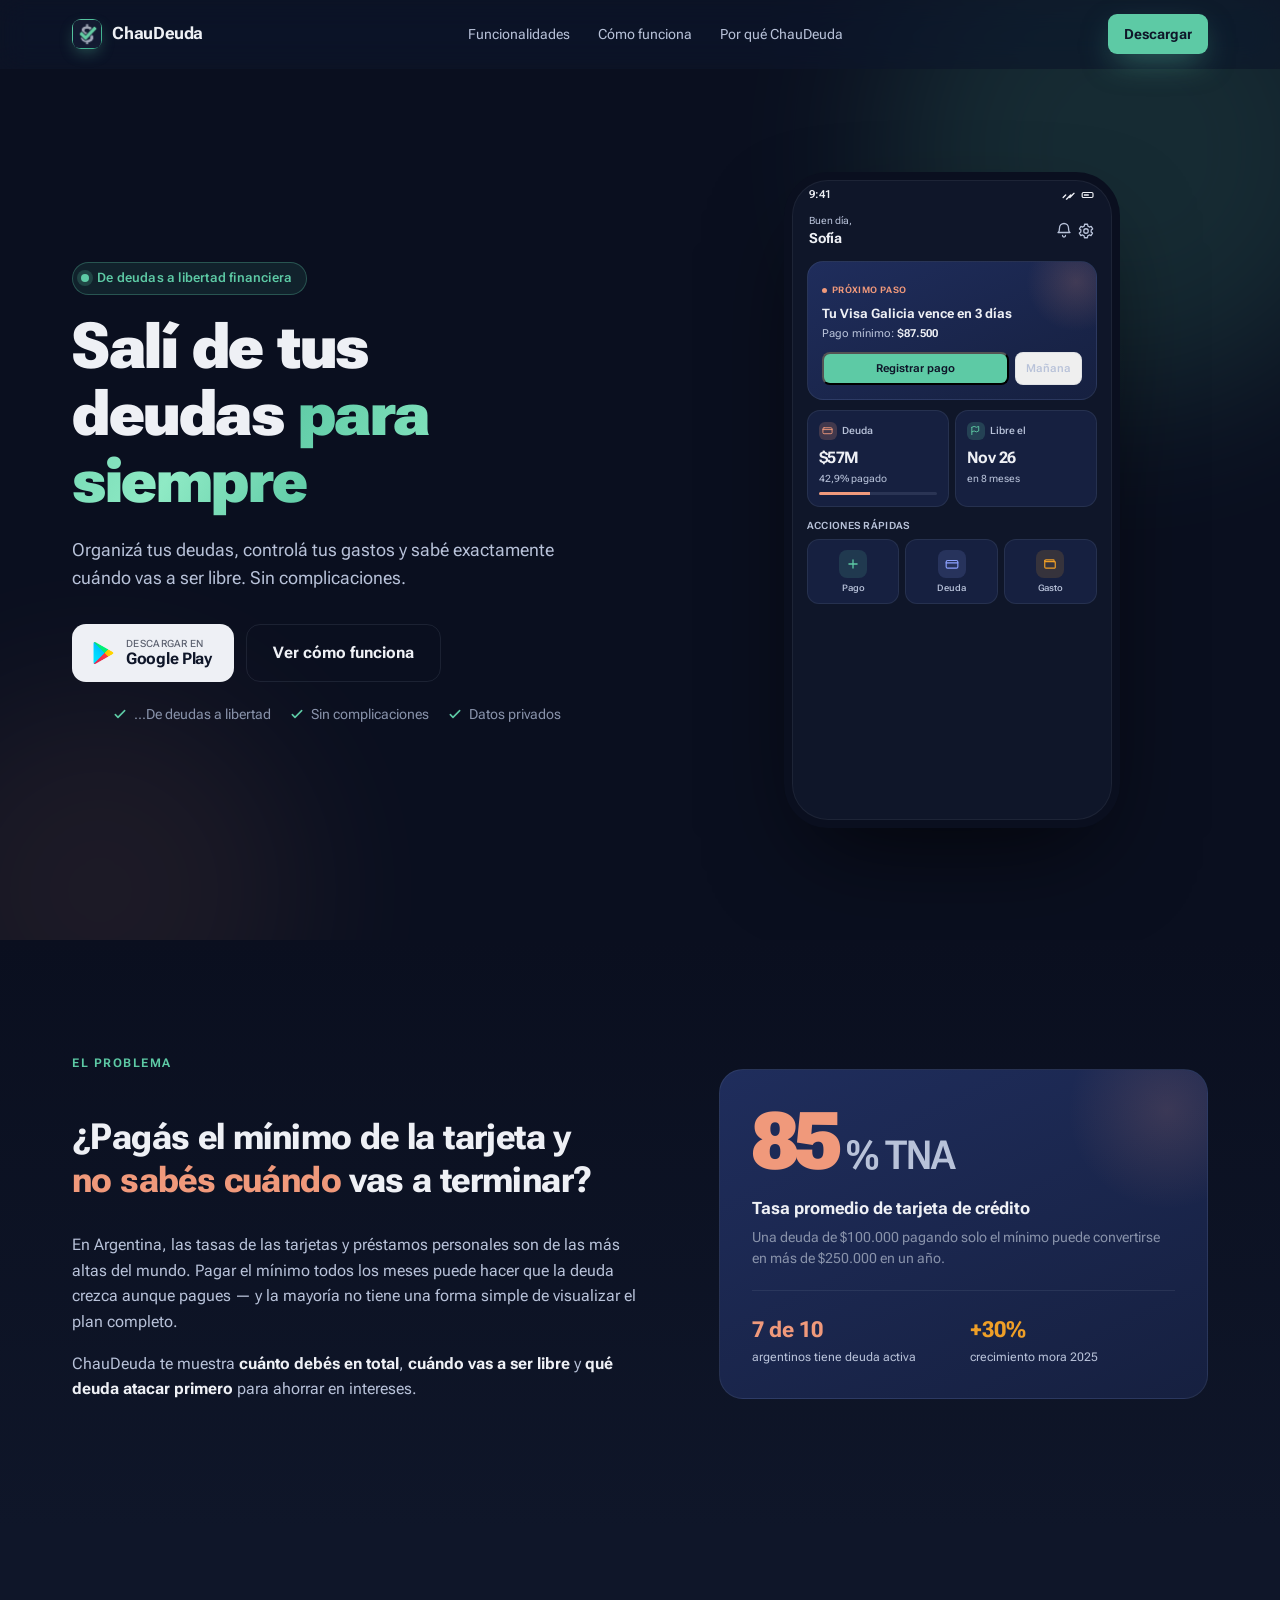
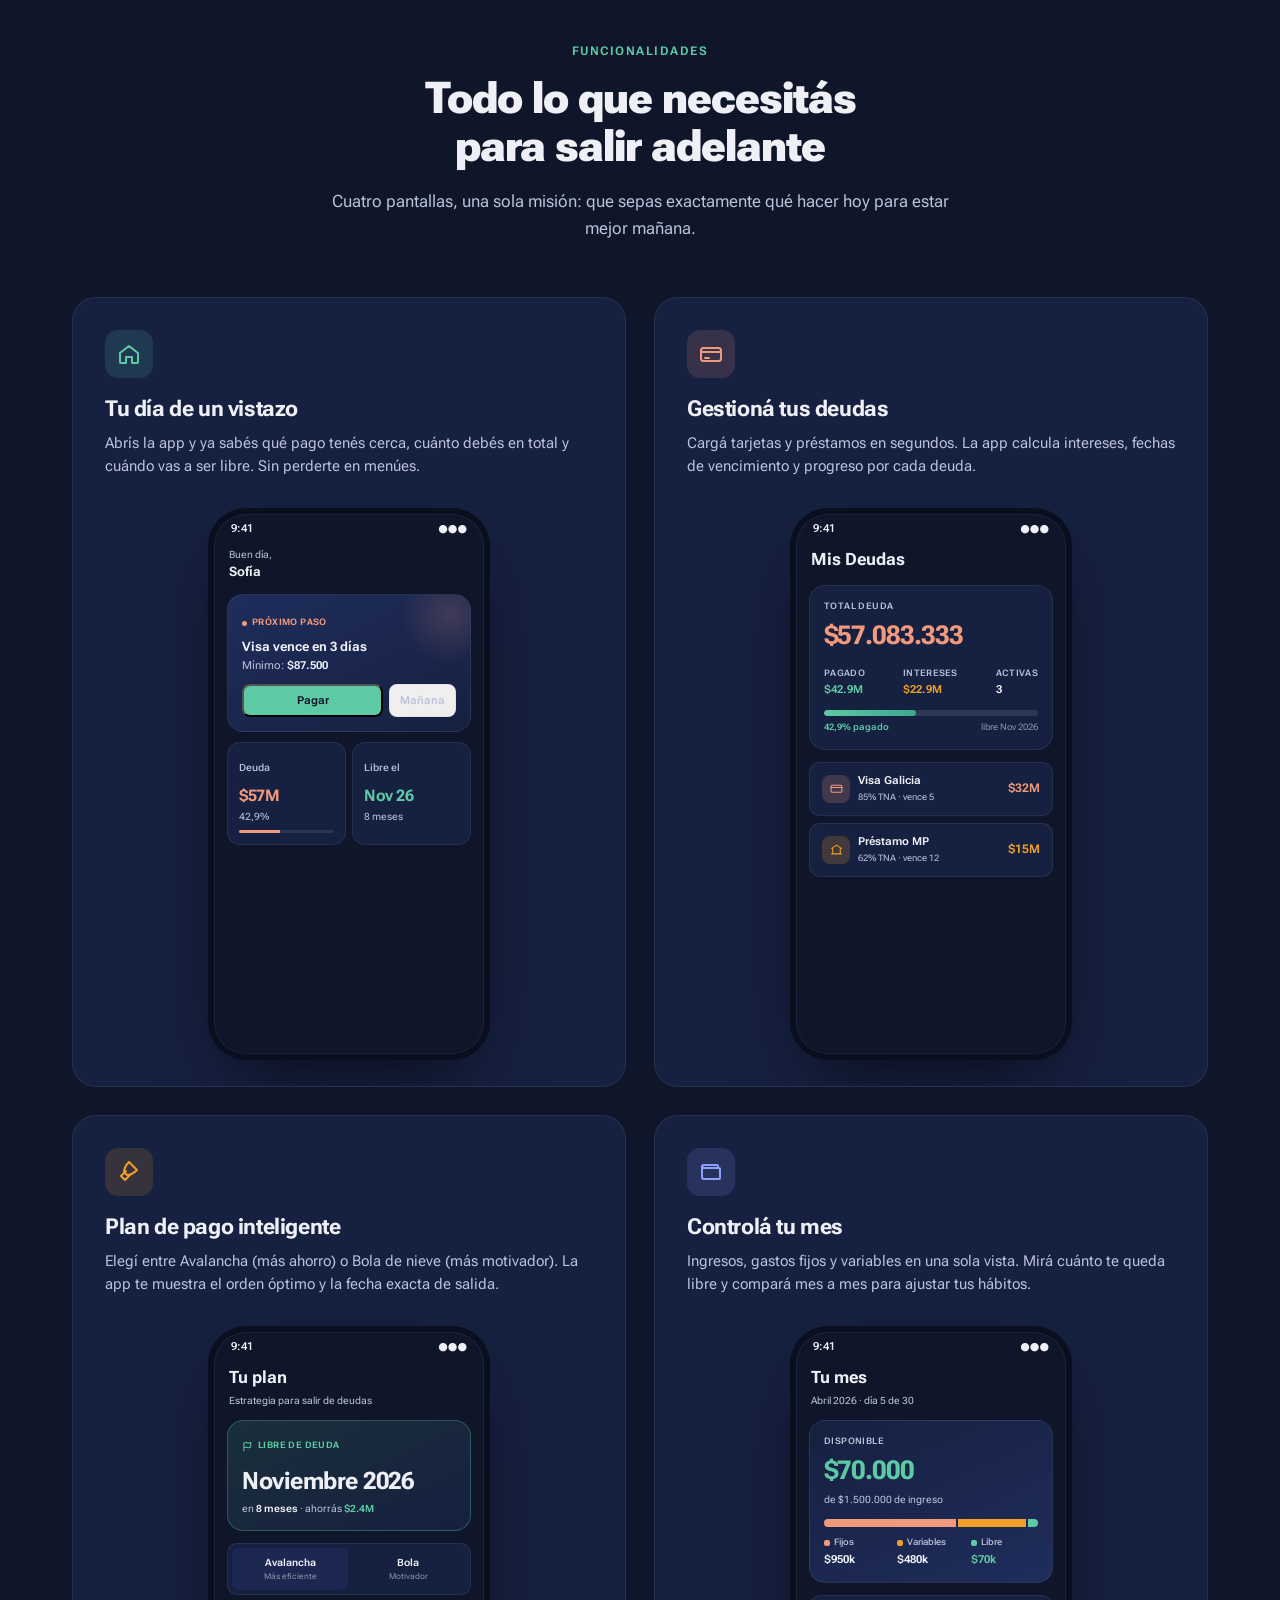
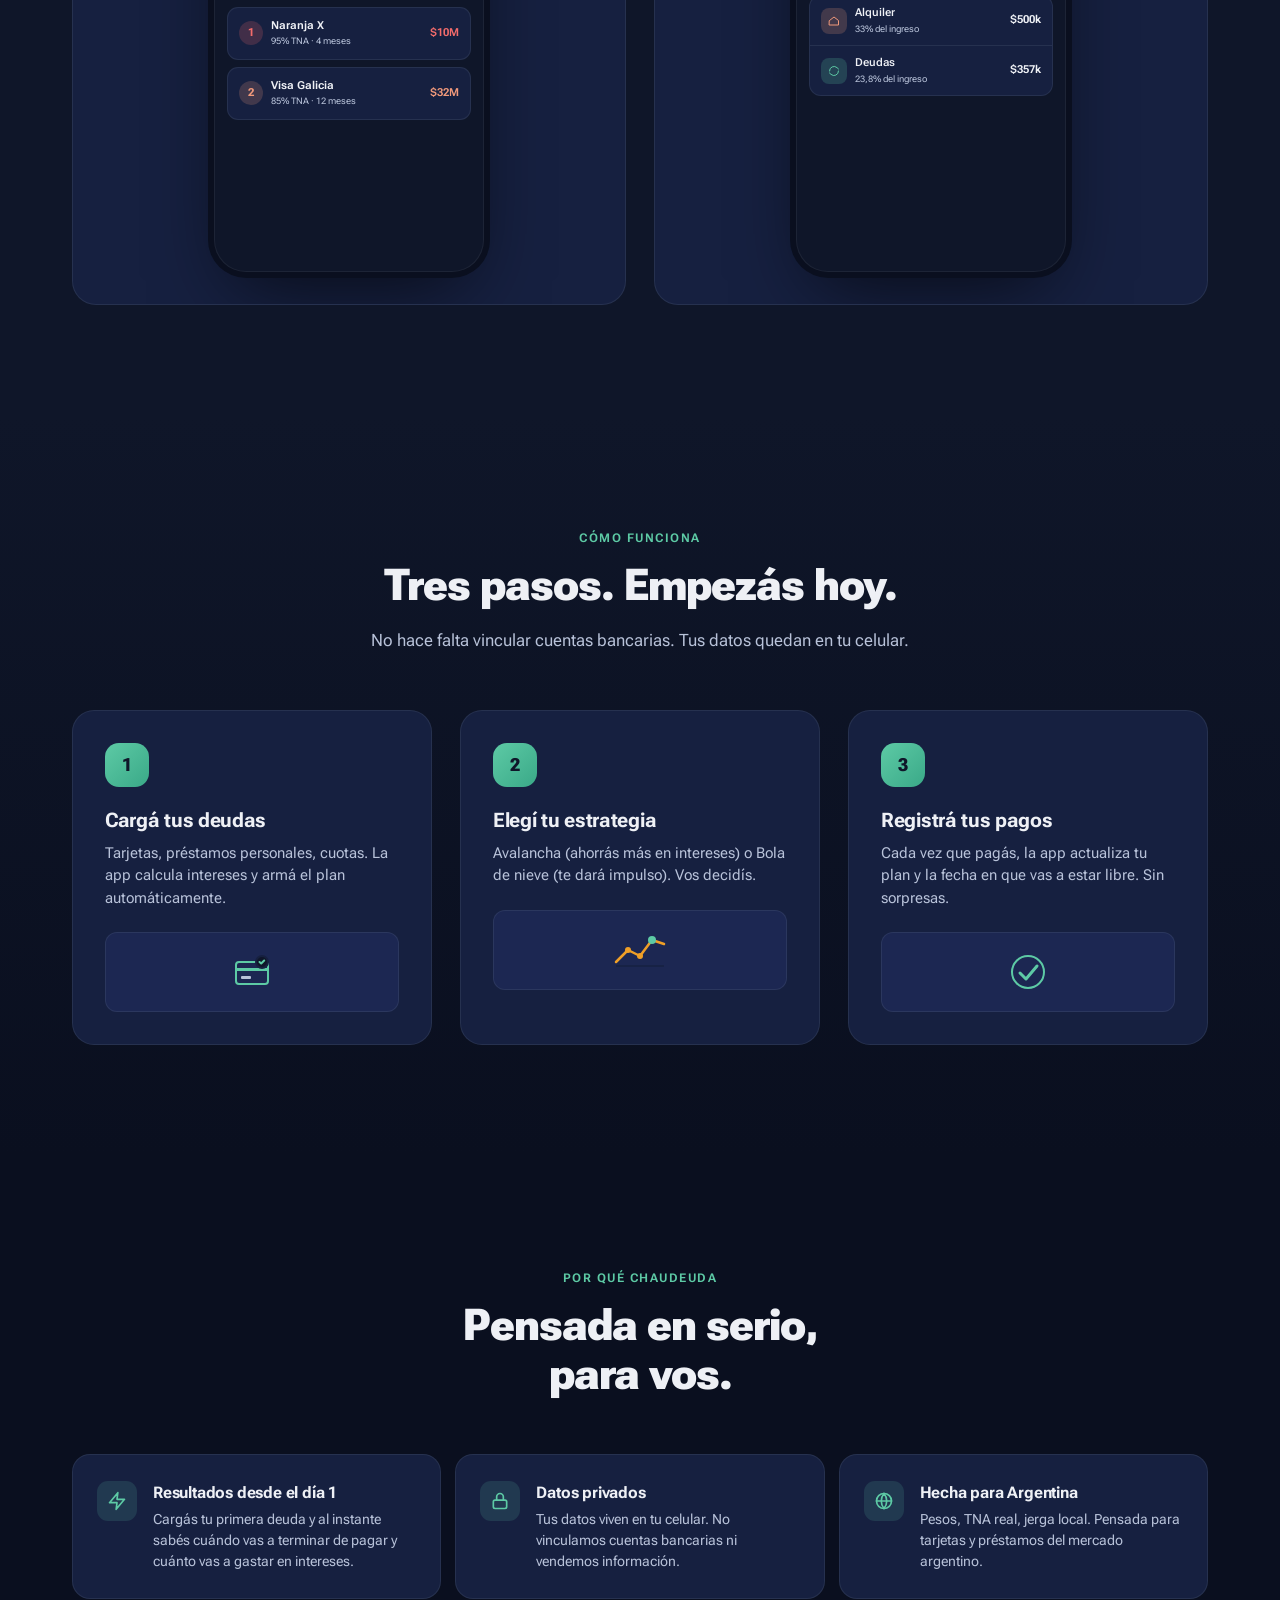
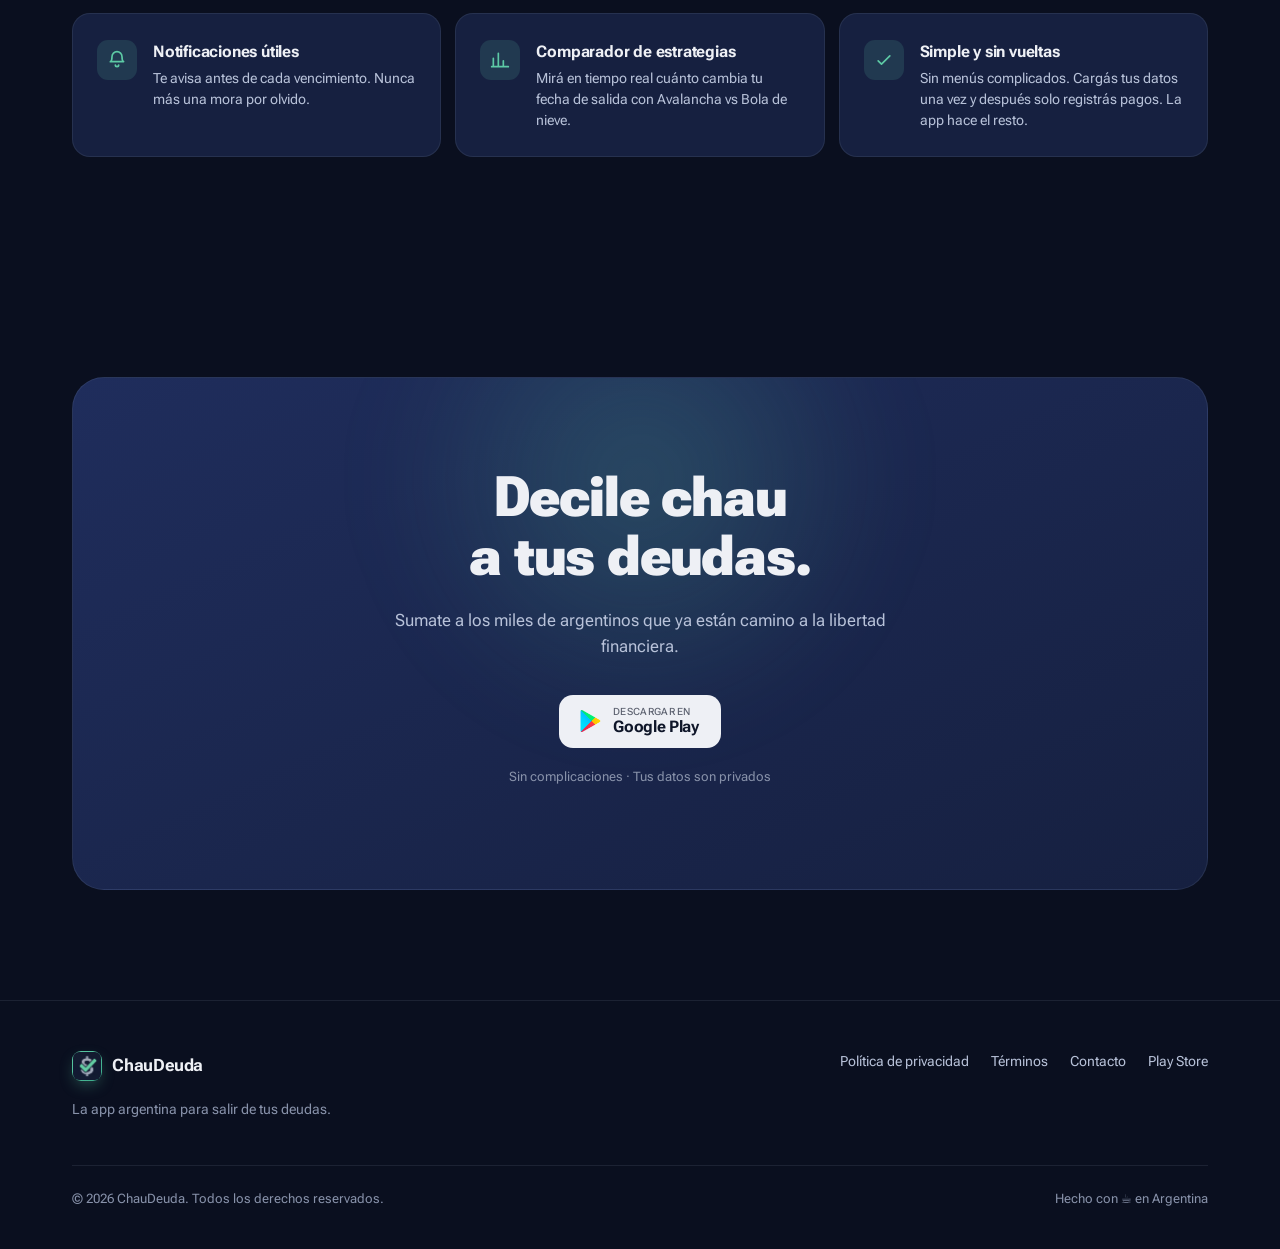
<file: index.html>
<!doctype html>
<html lang="es">
<head>
  <meta charset="utf-8"/>
  <meta name="viewport" content="width=device-width, initial-scale=1"/>
  <title>ChauDeuda — Salí de tus deudas para siempre</title>
  <meta name="description" content="Organizá tus deudas, controlá tus gastos y sabé exactamente cuándo vas a ser libre."/>
  <link rel="icon" type="image/png" href="logo.png">
  <link rel="preconnect" href="https://fonts.googleapis.com"/>
  <link rel="preconnect" href="https://fonts.gstatic.com" crossorigin/>
  <link rel="stylesheet" href="https://fonts.googleapis.com/css2?family=Roboto+Flex:opsz,wght@8..144,400;8..144,500;8..144,600;8..144,700;8..144,800&display=swap"/>
  <link rel="stylesheet" href="landing-styles.css"/>

  <!-- Meta Pixel Code -->
<script>
!function(f,b,e,v,n,t,s)
{if(f.fbq)return;n=f.fbq=function(){n.callMethod?
n.callMethod.apply(n,arguments):n.queue.push(arguments)};
if(!f._fbq)f._fbq=n;n.push=n;n.loaded=!0;n.version='2.0';
n.queue=[];t=b.createElement(e);t.async=!0;
t.src=v;s=b.getElementsByTagName(e)[0];
s.parentNode.insertBefore(t,s)}(window, document,'script',
'https://connect.facebook.net/en_US/fbevents.js');
fbq('init', '985276680619417');
fbq('track', 'PageView');
</script>
<noscript><img height="1" width="1" style="display:none"
src="https://www.facebook.com/tr?id=985276680619417&ev=PageView&noscript=1"
/></noscript>
<!-- End Meta Pixel Code -->
</head>
<body>

<!-- ── NAV ─────────────────────────────────────────────────── -->
<header class="nav" id="nav">
  <div class="container nav-inner">
    <a class="brand" href="#top">
      <span class="brand-mark" aria-hidden="true">
  <img src="logo.png" alt="ChauDeuda" width="28" height="28" style="border-radius:6px;"/>
</span>
      ChauDeuda
    </a>
    <nav class="nav-links">
      <a href="#funcionalidades">Funcionalidades</a>
      <a href="#como-funciona">Cómo funciona</a>
      <a href="#por-que">Por qué ChauDeuda</a>
    </nav>
    <a href="#descargar" class="btn btn-primary btn-sm">Descargar</a>
  </div>
</header>

<main id="top">

<!-- ── HERO ───────────────────────────────────────────────── -->
<section class="hero">
  <div class="hero-bg" aria-hidden="true"></div>
  <div class="container hero-grid">
    <div>
      <span class="eyebrow reveal">
        <span class="dot"></span>
        De deudas a libertad financiera
      </span>
      <h1 class="hero-title reveal reveal-delay-1">
        Salí de tus<br/>
        deudas <span class="accent">para siempre</span>
      </h1>
      <p class="hero-sub reveal reveal-delay-2">
        Organizá tus deudas, controlá tus gastos y sabé exactamente cuándo vas a ser libre. Sin complicaciones.
      </p>
      <div class="hero-cta reveal reveal-delay-3">
        <a href="https://play.google.com/store/apps/details?id=com.chaudeuda.chaudeuda" target="_blank" class="btn btn-play btn-lg" onclick="fbq('track', 'Lead');">
          <span class="gp-mark">
  <img src="playstore.png" alt="Google Play" width="24" height="24" style="border-radius:4px;"/>
</span>
          <span class="gp-text">
            <small>DESCARGAR EN</small>
            <span>Google Play</span>
          </span>
        </a>
        <a href="#funcionalidades" class="btn btn-ghost btn-lg">Ver cómo funciona</a>
      </div>
      <ul class="hero-meta reveal reveal-delay-3">
        <li><svg width="16" height="16" viewBox="0 0 24 24" fill="none" stroke="currentColor" stroke-width="2.4" stroke-linecap="round" stroke-linejoin="round"><path d="M5 13l4 4L19 7"/></svg> ...De deudas a libertad</li>
        <li><svg width="16" height="16" viewBox="0 0 24 24" fill="none" stroke="currentColor" stroke-width="2.4" stroke-linecap="round" stroke-linejoin="round"><path d="M5 13l4 4L19 7"/></svg> Sin complicaciones</li>
        <li><svg width="16" height="16" viewBox="0 0 24 24" fill="none" stroke="currentColor" stroke-width="2.4" stroke-linecap="round" stroke-linejoin="round"><path d="M5 13l4 4L19 7"/></svg> Datos privados</li>
      </ul>
    </div>
    <div class="hero-phone reveal reveal-delay-2">
      <div class="hero-phone-glow" aria-hidden="true"></div>
      <!-- HOY mockup -->
      <div class="phone lg" aria-label="App preview">
        <div class="phone-statusbar">
          <span class="ph-num">9:41</span>
          <span class="icons">
            <svg width="14" height="10" viewBox="0 0 16 12" fill="none"><path d="M1 9l3-3M5 11l5-5M9 9l5-5" stroke="#EEF0F5" stroke-width="1.6" stroke-linecap="round"/></svg>
            <svg width="14" height="10" viewBox="0 0 16 12" fill="none"><rect x="1" y="3" width="13" height="6" rx="1.5" stroke="#EEF0F5" stroke-width="1.4"/><rect x="3" y="5" width="6" height="2" rx="0.5" fill="#EEF0F5"/></svg>
          </span>
        </div>
        <div class="phone-content">
          <div class="mh-greet">
            <div>
              <div class="mh-greet-sub">Buen día,</div>
              <div class="mh-greet-name">Sofía</div>
            </div>
            <div class="mh-greet-icons">
              <svg width="18" height="18" viewBox="0 0 24 24" fill="none" stroke="currentColor" stroke-width="1.7" stroke-linecap="round" stroke-linejoin="round"><path d="M6 8a6 6 0 1 1 12 0c0 5 2 6 2 6H4s2-1 2-6z"/><path d="M10 18a2 2 0 0 0 4 0"/></svg>
              <svg width="18" height="18" viewBox="0 0 24 24" fill="none" stroke="currentColor" stroke-width="1.7" stroke-linecap="round" stroke-linejoin="round"><circle cx="12" cy="12" r="3"/><path d="M19 12a7 7 0 0 0-.1-1.2l2-1.6-2-3.4-2.4 1a7 7 0 0 0-2-1.2l-.4-2.6h-4l-.4 2.6a7 7 0 0 0-2 1.2l-2.4-1-2 3.4 2 1.6A7 7 0 0 0 5 12c0 .4 0 .8.1 1.2l-2 1.6 2 3.4 2.4-1a7 7 0 0 0 2 1.2l.4 2.6h4l.4-2.6a7 7 0 0 0 2-1.2l2.4 1 2-3.4-2-1.6z"/></svg>
            </div>
          </div>

          <div class="mh-hero">
            <div class="mh-hero-eyebrow"><span class="dot"></span>PRÓXIMO PASO</div>
            <div class="mh-hero-title">Tu Visa Galicia vence en 3 días</div>
            <div class="mh-hero-sub ph-num">Pago mínimo: <b style="color:#EEF0F5">$87.500</b></div>
            <div class="mh-hero-actions">
              <button class="mh-btn-pri">Registrar pago</button>
              <button class="mh-btn-gho">Mañana</button>
            </div>
          </div>

          <div class="mh-snaps">
            <div class="mh-snap">
              <div class="mh-snap-head">
                <div class="mh-snap-ico" style="background:rgba(240,153,123,0.2);color:#F0997B"><svg width="11" height="11" viewBox="0 0 24 24" fill="none" stroke="currentColor" stroke-width="2" stroke-linecap="round" stroke-linejoin="round"><rect x="2" y="6" width="20" height="13" rx="2.5"/><path d="M2 10h20"/></svg></div>
                <span class="mh-snap-label">Deuda</span>
              </div>
              <div class="mh-snap-val">$57M</div>
              <div class="mh-snap-sub">42,9% pagado</div>
              <div class="mh-snap-bar"><div style="width:43%;background:#F0997B"></div></div>
            </div>
            <div class="mh-snap">
              <div class="mh-snap-head">
                <div class="mh-snap-ico" style="background:rgba(93,202,165,0.2);color:#5DCAA5"><svg width="11" height="11" viewBox="0 0 24 24" fill="none" stroke="currentColor" stroke-width="2" stroke-linecap="round" stroke-linejoin="round"><path d="M4 21V5M4 5l5-2 5 2 5-2v10l-5 2-5-2-5 2"/></svg></div>
                <span class="mh-snap-label">Libre el</span>
              </div>
              <div class="mh-snap-val">Nov 26</div>
              <div class="mh-snap-sub">en 8 meses</div>
            </div>
          </div>

          <div class="mh-actions-head">ACCIONES RÁPIDAS</div>
          <div class="mh-actions">
            <div class="mh-action">
              <div class="ic" style="background:rgba(93,202,165,0.15);color:#5DCAA5"><svg width="14" height="14" viewBox="0 0 24 24" fill="none" stroke="currentColor" stroke-width="2.2" stroke-linecap="round" stroke-linejoin="round"><path d="M12 5v14M5 12h14"/></svg></div>
              <span class="lb">Pago</span>
            </div>
            <div class="mh-action">
              <div class="ic" style="background:rgba(141,161,255,0.15);color:#8DA1FF"><svg width="14" height="14" viewBox="0 0 24 24" fill="none" stroke="currentColor" stroke-width="2" stroke-linecap="round" stroke-linejoin="round"><rect x="2" y="6" width="20" height="13" rx="2.5"/><path d="M2 10h20"/></svg></div>
              <span class="lb">Deuda</span>
            </div>
            <div class="mh-action">
              <div class="ic" style="background:rgba(239,159,39,0.15);color:#EF9F27"><svg width="14" height="14" viewBox="0 0 24 24" fill="none" stroke="currentColor" stroke-width="2" stroke-linecap="round" stroke-linejoin="round"><path d="M3 7a2 2 0 0 1 2-2h13a1 1 0 0 1 1 1v2"/><path d="M3 7v10a2 2 0 0 0 2 2h15a1 1 0 0 0 1-1v-9a1 1 0 0 0-1-1H5a2 2 0 0 1-2-2z"/></svg></div>
              <span class="lb">Gasto</span>
            </div>
          </div>
        </div>
      </div>
    </div>
  </div>
</section>

<!-- ── PROBLEMA ───────────────────────────────────────────── -->
<section class="problem">
  <div class="container">
    <div class="problem-grid">
      <div class="reveal">
        <span class="section-eyebrow">El problema</span>
        <h2 class="problem-quote">
          ¿Pagás el mínimo de la tarjeta y <span class="hl-orange">no sabés cuándo</span> vas a terminar?
        </h2>
        <p class="problem-text">
          En Argentina, las tasas de las tarjetas y préstamos personales son de las más altas del mundo. Pagar el mínimo todos los meses puede hacer que la deuda crezca aunque pagues — y la mayoría no tiene una forma simple de visualizar el plan completo.
        </p>
        <p class="problem-text" style="margin-top:14px">
          ChauDeuda te muestra <b style="color:var(--text)">cuánto debés en total</b>, <b style="color:var(--text)">cuándo vas a ser libre</b> y <b style="color:var(--text)">qué deuda atacar primero</b> para ahorrar en intereses.
        </p>
      </div>
      <div class="fact-card reveal reveal-delay-2">
        <div class="fact-num">85<small>% TNA</small></div>
        <div class="fact-label">Tasa promedio de tarjeta de crédito</div>
        <div class="fact-detail">Una deuda de $100.000 pagando solo el mínimo puede convertirse en más de $250.000 en un año.</div>
        <div class="fact-stats">
          <div>
            <div class="fact-stat-num" style="color:#F0997B">7 de 10</div>
            <div class="fact-stat-label">argentinos tiene deuda activa</div>
          </div>
          <div>
            <div class="fact-stat-num" style="color:#EF9F27">+30%</div>
            <div class="fact-stat-label">crecimiento mora 2025</div>
          </div>
        </div>
      </div>
    </div>
  </div>
</section>

<!-- ── FUNCIONALIDADES ────────────────────────────────────── -->
<section class="features" id="funcionalidades">
  <div class="container">
    <div class="section-head reveal">
      <span class="section-eyebrow">Funcionalidades</span>
      <h2 class="section-title">Todo lo que necesitás<br/>para salir adelante</h2>
      <p class="section-sub">Cuatro pantallas, una sola misión: que sepas exactamente qué hacer hoy para estar mejor mañana.</p>
    </div>

    <div class="feature-grid">
      <!-- Hoy -->
      <article class="feature-card reveal">
        <div>
          <div class="feature-icon green">
            <svg width="24" height="24" viewBox="0 0 24 24" fill="none" stroke="currentColor" stroke-width="2" stroke-linecap="round" stroke-linejoin="round"><path d="M3 11l9-7 9 7v9a1 1 0 0 1-1 1h-5v-6h-6v6H4a1 1 0 0 1-1-1z"/></svg>
          </div>
          <h3 class="feature-title">Tu día de un vistazo</h3>
          <p class="feature-desc">Abrís la app y ya sabés qué pago tenés cerca, cuánto debés en total y cuándo vas a ser libre. Sin perderte en menúes.</p>
        </div>
        <div class="feature-mock">
          <!-- mini Hoy phone -->
          <div class="phone">
            <div class="phone-statusbar"><span class="ph-num">9:41</span><span class="icons">●●●</span></div>
            <div class="phone-content" style="padding:0 12px">
              <div class="mh-greet">
                <div><div class="mh-greet-sub">Buen día,</div><div class="mh-greet-name" style="font-size:13px">Sofía</div></div>
              </div>
              <div class="mh-hero">
                <div class="mh-hero-eyebrow"><span class="dot"></span>PRÓXIMO PASO</div>
                <div class="mh-hero-title">Visa vence en 3 días</div>
                <div class="mh-hero-sub ph-num">Mínimo: <b style="color:#EEF0F5">$87.500</b></div>
                <div class="mh-hero-actions">
                  <button class="mh-btn-pri">Pagar</button>
                  <button class="mh-btn-gho">Mañana</button>
                </div>
              </div>
              <div class="mh-snaps">
                <div class="mh-snap">
                  <span class="mh-snap-label">Deuda</span>
                  <div class="mh-snap-val" style="color:#F0997B">$57M</div>
                  <div class="mh-snap-sub">42,9%</div>
                  <div class="mh-snap-bar"><div style="width:43%;background:#F0997B"></div></div>
                </div>
                <div class="mh-snap">
                  <span class="mh-snap-label">Libre el</span>
                  <div class="mh-snap-val" style="color:#5DCAA5">Nov 26</div>
                  <div class="mh-snap-sub">8 meses</div>
                </div>
              </div>
            </div>
          </div>
        </div>
      </article>

      <!-- Deudas -->
      <article class="feature-card reveal reveal-delay-1">
        <div>
          <div class="feature-icon orange">
            <svg width="24" height="24" viewBox="0 0 24 24" fill="none" stroke="currentColor" stroke-width="2" stroke-linecap="round" stroke-linejoin="round"><rect x="2" y="6" width="20" height="13" rx="2.5"/><path d="M2 10h20M6 16h4"/></svg>
          </div>
          <h3 class="feature-title">Gestioná tus deudas</h3>
          <p class="feature-desc">Cargá tarjetas y préstamos en segundos. La app calcula intereses, fechas de vencimiento y progreso por cada deuda.</p>
        </div>
        <div class="feature-mock">
          <div class="phone">
            <div class="phone-statusbar"><span class="ph-num">9:41</span><span class="icons">●●●</span></div>
            <div class="phone-content" style="padding:0 12px">
              <div class="md-title">Mis Deudas</div>
              <div class="md-hero">
                <div class="md-hero-label">TOTAL DEUDA</div>
                <div class="md-hero-val">$57.083.333</div>
                <div class="md-hero-stats">
                  <div><div class="md-stat-l">PAGADO</div><div class="md-stat-v" style="color:#5DCAA5">$42.9M</div></div>
                  <div><div class="md-stat-l">INTERESES</div><div class="md-stat-v" style="color:#EF9F27">$22.9M</div></div>
                  <div><div class="md-stat-l">ACTIVAS</div><div class="md-stat-v">3</div></div>
                </div>
                <div class="md-bar"><div style="width:43%"></div></div>
                <div class="md-bar-meta">
                  <span style="color:#5DCAA5;font-weight:700">42,9% pagado</span>
                  <span style="color:#8892AA">libre Nov 2026</span>
                </div>
              </div>
              <div class="md-list">
                <div class="md-item">
                  <div class="ic" style="background:rgba(240,153,123,0.2);color:#F0997B"><svg width="13" height="13" viewBox="0 0 24 24" fill="none" stroke="currentColor" stroke-width="2" stroke-linecap="round" stroke-linejoin="round"><rect x="2" y="6" width="20" height="13" rx="2.5"/><path d="M2 10h20"/></svg></div>
                  <div class="md-item-body">
                    <div class="md-item-name">Visa Galicia</div>
                    <div class="md-item-meta">85% TNA · vence 5</div>
                  </div>
                  <div class="md-item-amt" style="color:#F0997B">$32M</div>
                </div>
                <div class="md-item">
                  <div class="ic" style="background:rgba(239,159,39,0.2);color:#EF9F27"><svg width="13" height="13" viewBox="0 0 24 24" fill="none" stroke="currentColor" stroke-width="2" stroke-linecap="round" stroke-linejoin="round"><path d="M3 10l9-6 9 6M5 10v8M19 10v8M3 20h18"/></svg></div>
                  <div class="md-item-body">
                    <div class="md-item-name">Préstamo MP</div>
                    <div class="md-item-meta">62% TNA · vence 12</div>
                  </div>
                  <div class="md-item-amt" style="color:#EF9F27">$15M</div>
                </div>
              </div>
            </div>
          </div>
        </div>
      </article>

      <!-- Plan -->
      <article class="feature-card reveal">
        <div>
          <div class="feature-icon yellow">
            <svg width="24" height="24" viewBox="0 0 24 24" fill="none" stroke="currentColor" stroke-width="2" stroke-linecap="round" stroke-linejoin="round"><path d="M14 4l6 6c-3 3-7 5-10 5l-3-3c0-3 2-7 5-10z"/><path d="M9 11L4 16l4 4 5-5"/></svg>
          </div>
          <h3 class="feature-title">Plan de pago inteligente</h3>
          <p class="feature-desc">Elegí entre Avalancha (más ahorro) o Bola de nieve (más motivador). La app te muestra el orden óptimo y la fecha exacta de salida.</p>
        </div>
        <div class="feature-mock">
          <div class="phone">
            <div class="phone-statusbar"><span class="ph-num">9:41</span><span class="icons">●●●</span></div>
            <div class="phone-content" style="padding:0 12px">
              <div class="mp-title">Tu plan</div>
              <div class="mp-sub">Estrategia para salir de deudas</div>
              <div class="mp-hero">
                <div class="mp-hero-eyebrow"><svg width="11" height="11" viewBox="0 0 24 24" fill="none" stroke="currentColor" stroke-width="2.2" stroke-linecap="round" stroke-linejoin="round"><path d="M4 21V5M4 5l5-2 5 2 5-2v10l-5 2-5-2-5 2"/></svg> LIBRE DE DEUDA</div>
                <div class="mp-hero-val">Noviembre 2026</div>
                <div class="mp-hero-sub ph-num">en <b style="color:#EEF0F5">8 meses</b> · ahorrás <b style="color:#5DCAA5">$2.4M</b></div>
              </div>
              <div class="mp-toggle">
                <div class="mp-toggle-opt on"><div class="l">Avalancha</div><div class="s">Más eficiente</div></div>
                <div class="mp-toggle-opt"><div class="l">Bola</div><div class="s">Motivador</div></div>
              </div>
              <div class="mp-list">
                <div class="mp-item">
                  <div class="mp-rank" style="background:rgba(242,107,107,0.2);color:#F26B6B">1</div>
                  <div class="mp-item-body">
                    <div><div class="mp-item-name">Naranja X</div><div class="mp-item-meta">95% TNA · 4 meses</div></div>
                    <div class="mp-item-amt" style="color:#F26B6B">$10M</div>
                  </div>
                </div>
                <div class="mp-item">
                  <div class="mp-rank" style="background:rgba(240,153,123,0.2);color:#F0997B">2</div>
                  <div class="mp-item-body">
                    <div><div class="mp-item-name">Visa Galicia</div><div class="mp-item-meta">85% TNA · 12 meses</div></div>
                    <div class="mp-item-amt" style="color:#F0997B">$32M</div>
                  </div>
                </div>
              </div>
            </div>
          </div>
        </div>
      </article>

      <!-- Mes -->
      <article class="feature-card reveal reveal-delay-1">
        <div>
          <div class="feature-icon blue">
            <svg width="24" height="24" viewBox="0 0 24 24" fill="none" stroke="currentColor" stroke-width="2" stroke-linecap="round" stroke-linejoin="round"><path d="M3 7a2 2 0 0 1 2-2h13a1 1 0 0 1 1 1v2"/><path d="M3 7v10a2 2 0 0 0 2 2h15a1 1 0 0 0 1-1v-9a1 1 0 0 0-1-1H5a2 2 0 0 1-2-2z"/></svg>
          </div>
          <h3 class="feature-title">Controlá tu mes</h3>
          <p class="feature-desc">Ingresos, gastos fijos y variables en una sola vista. Mirá cuánto te queda libre y compará mes a mes para ajustar tus hábitos.</p>
        </div>
        <div class="feature-mock">
          <div class="phone">
            <div class="phone-statusbar"><span class="ph-num">9:41</span><span class="icons">●●●</span></div>
            <div class="phone-content" style="padding:0 12px">
              <div class="mp-title">Tu mes</div>
              <div class="mp-sub">Abril 2026 · día 5 de 30</div>
              <div class="mm-hero">
                <div class="mm-hero-label">DISPONIBLE</div>
                <div class="mm-hero-val">$70.000</div>
                <div class="mm-hero-sub ph-num">de $1.500.000 de ingreso</div>
                <div class="mm-segments">
                  <div style="width:63%;background:#F0997B"></div>
                  <div style="width:32%;background:#EF9F27"></div>
                  <div style="width:5%;background:#5DCAA5"></div>
                </div>
                <div class="mm-segs-meta">
                  <div class="mm-seg-meta">
                    <div class="mm-seg-row"><span class="sw" style="background:#F0997B"></span> Fijos</div>
                    <div class="v">$950k</div>
                  </div>
                  <div class="mm-seg-meta">
                    <div class="mm-seg-row"><span class="sw" style="background:#EF9F27"></span> Variables</div>
                    <div class="v">$480k</div>
                  </div>
                  <div class="mm-seg-meta">
                    <div class="mm-seg-row"><span class="sw" style="background:#5DCAA5"></span> Libre</div>
                    <div class="v" style="color:#5DCAA5">$70k</div>
                  </div>
                </div>
              </div>
              <div class="mm-cats">
                <div class="mm-cat">
                  <div class="ic" style="background:rgba(240,153,123,0.2);color:#F0997B"><svg width="12" height="12" viewBox="0 0 24 24" fill="none" stroke="currentColor" stroke-width="2" stroke-linecap="round" stroke-linejoin="round"><path d="M3 11l9-7 9 7v9H3z"/></svg></div>
                  <div class="mm-cat-body"><div class="mm-cat-name">Alquiler</div><div class="mm-cat-pct">33% del ingreso</div></div>
                  <div class="mm-cat-amt">$500k</div>
                </div>
                <div class="mm-cat">
                  <div class="ic" style="background:rgba(93,202,165,0.2);color:#5DCAA5"><svg width="12" height="12" viewBox="0 0 24 24" fill="none" stroke="currentColor" stroke-width="2" stroke-linecap="round" stroke-linejoin="round"><path d="M21 12a9 9 0 0 1-15 6.7L3 16M3 12a9 9 0 0 1 15-6.7L21 8"/></svg></div>
                  <div class="mm-cat-body"><div class="mm-cat-name">Deudas</div><div class="mm-cat-pct">23,8% del ingreso</div></div>
                  <div class="mm-cat-amt">$357k</div>
                </div>
              </div>
            </div>
          </div>
        </div>
      </article>
    </div>
  </div>
</section>

<!-- ── CÓMO FUNCIONA ──────────────────────────────────────── -->
<section class="steps" id="como-funciona">
  <div class="container">
    <div class="section-head reveal">
      <span class="section-eyebrow">Cómo funciona</span>
      <h2 class="section-title">Tres pasos. Empezás hoy.</h2>
      <p class="section-sub">No hace falta vincular cuentas bancarias. Tus datos quedan en tu celular.</p>
    </div>

    <div class="step-grid">
      <div class="step-card reveal">
        <div class="step-num">1</div>
        <h3 class="step-title">Cargá tus deudas</h3>
        <p class="step-desc">Tarjetas, préstamos personales, cuotas. La app calcula intereses y armá el plan automáticamente.</p>
        <div class="step-illust">
          <svg width="48" height="48" viewBox="0 0 48 48" fill="none">
            <rect x="8" y="14" width="32" height="22" rx="3" stroke="#5DCAA5" stroke-width="2"/>
            <rect x="8" y="20" width="32" height="3" fill="#5DCAA5"/>
            <rect x="13" y="28" width="10" height="3" rx="1" fill="#B8C2D9"/>
            <circle cx="34" cy="14" r="6" fill="#0F1629" stroke="#162040" stroke-width="2"/>
            <path d="M31.5 14l1.7 1.5 3-3" stroke="#5DCAA5" stroke-width="2" stroke-linecap="round" stroke-linejoin="round" fill="none"/>
          </svg>
        </div>
      </div>

      <div class="step-card reveal reveal-delay-1">
        <div class="step-num">2</div>
        <h3 class="step-title">Elegí tu estrategia</h3>
        <p class="step-desc">Avalancha (ahorrás más en intereses) o Bola de nieve (te dará impulso). Vos decidís.</p>
        <div class="step-illust">
          <svg width="64" height="48" viewBox="0 0 64 48" fill="none">
            <path d="M8 36 L20 24 L32 30 L44 14 L56 18" stroke="#EF9F27" stroke-width="2.5" stroke-linecap="round" stroke-linejoin="round"/>
            <circle cx="20" cy="24" r="3" fill="#EF9F27"/>
            <circle cx="32" cy="30" r="3" fill="#EF9F27"/>
            <circle cx="44" cy="14" r="4" fill="#5DCAA5"/>
            <path d="M8 40 L56 40" stroke="#162040" stroke-width="1.5"/>
          </svg>
        </div>
      </div>

      <div class="step-card reveal reveal-delay-2">
        <div class="step-num">3</div>
        <h3 class="step-title">Registrá tus pagos</h3>
        <p class="step-desc">Cada vez que pagás, la app actualiza tu plan y la fecha en que vas a estar libre. Sin sorpresas.</p>
        <div class="step-illust">
          <svg width="48" height="48" viewBox="0 0 48 48" fill="none">
            <circle cx="24" cy="24" r="16" stroke="#5DCAA5" stroke-width="2"/>
            <path d="M16 25 L22 31 L33 18" stroke="#5DCAA5" stroke-width="3" stroke-linecap="round" stroke-linejoin="round" fill="none"/>
          </svg>
        </div>
      </div>
    </div>
  </div>
</section>

<!-- ── DIFERENCIADORES ────────────────────────────────────── -->
<section class="diff" id="por-que">
  <div class="container">
    <div class="section-head reveal">
      <span class="section-eyebrow">Por qué ChauDeuda</span>
      <h2 class="section-title">Pensada en serio,<br/>para vos.</h2>
    </div>

    <div class="diff-grid">
      <div class="diff-card reveal">
        <div class="diff-card-icon"><svg width="20" height="20" viewBox="0 0 24 24" fill="none" stroke="currentColor" stroke-width="2" stroke-linecap="round" stroke-linejoin="round"><path d="M13 2L3 14h9l-1 8 10-12h-9l1-8z"/></svg></div>
        <div>
          <h3 class="diff-title">Resultados desde el día 1</h3>
          <p class="diff-desc">Cargás tu primera deuda y al instante sabés cuándo vas a terminar de pagar y cuánto vas a gastar en intereses.</p>
        </div>
      </div>

      <div class="diff-card reveal reveal-delay-1">
        <div class="diff-card-icon"><svg width="20" height="20" viewBox="0 0 24 24" fill="none" stroke="currentColor" stroke-width="2" stroke-linecap="round" stroke-linejoin="round"><rect x="4" y="11" width="16" height="10" rx="2"/><path d="M8 11V7a4 4 0 0 1 8 0v4"/></svg></div>
        <div>
          <h3 class="diff-title">Datos privados</h3>
          <p class="diff-desc">Tus datos viven en tu celular. No vinculamos cuentas bancarias ni vendemos información.</p>
        </div>
      </div>

      <div class="diff-card reveal reveal-delay-2">
        <div class="diff-card-icon"><svg width="20" height="20" viewBox="0 0 24 24" fill="none" stroke="currentColor" stroke-width="2" stroke-linecap="round" stroke-linejoin="round"><circle cx="12" cy="12" r="9"/><path d="M3 12h18M12 3a14 14 0 0 1 0 18M12 3a14 14 0 0 0 0 18"/></svg></div>
        <div>
          <h3 class="diff-title">Hecha para Argentina</h3>
          <p class="diff-desc">Pesos, TNA real, jerga local. Pensada para tarjetas y préstamos del mercado argentino.</p>
        </div>
      </div>

      <div class="diff-card reveal">
        <div class="diff-card-icon"><svg width="20" height="20" viewBox="0 0 24 24" fill="none" stroke="currentColor" stroke-width="2" stroke-linecap="round" stroke-linejoin="round"><path d="M6 8a6 6 0 1 1 12 0c0 5 2 6 2 6H4s2-1 2-6z"/><path d="M10 18a2 2 0 0 0 4 0"/></svg></div>
        <div>
          <h3 class="diff-title">Notificaciones útiles</h3>
          <p class="diff-desc">Te avisa antes de cada vencimiento. Nunca más una mora por olvido.</p>
        </div>
      </div>

      <div class="diff-card reveal reveal-delay-1">
        <div class="diff-card-icon"><svg width="20" height="20" viewBox="0 0 24 24" fill="none" stroke="currentColor" stroke-width="2" stroke-linecap="round" stroke-linejoin="round"><path d="M4 20V10M10 20V4M16 20v-7M22 20H2"/></svg></div>
        <div>
          <h3 class="diff-title">Comparador de estrategias</h3>
          <p class="diff-desc">Mirá en tiempo real cuánto cambia tu fecha de salida con Avalancha vs Bola de nieve.</p>
        </div>
      </div>

      <div class="diff-card reveal reveal-delay-2">
        <div class="diff-card-icon"><svg width="20" height="20" viewBox="0 0 24 24" fill="none" stroke="currentColor" stroke-width="2" stroke-linecap="round" stroke-linejoin="round"><path d="M5 13l4 4L19 7"/></svg></div>
        <div>
          <h3 class="diff-title">Simple y sin vueltas</h3>
          <p class="diff-desc">Sin menús complicados. Cargás tus datos una vez y después solo registrás pagos. La app hace el resto.</p>
        </div>
      </div>
    </div>
  </div>
</section>

<!-- ── CTA FINAL ──────────────────────────────────────────── -->
<section class="cta" id="descargar">
  <div class="container">
    <div class="cta-card reveal">
      <h2 class="cta-title">Decile chau<br/>a tus deudas.</h2>
      <p class="cta-sub">Sumate a los miles de argentinos que ya están camino a la libertad financiera.</p>
      <div class="cta-actions">
        <a href="https://play.google.com/store/apps/details?id=com.chaudeuda.chaudeuda" target="_blank" class="btn btn-play btn-lg" onclick="fbq('track', 'Lead');">
          <span class="gp-mark">
  <img src="playstore.png" alt="Google Play" width="24" height="24" style="border-radius:4px;"/>
</span>
          <span class="gp-text">
            <small>DESCARGAR EN</small>
            <span>Google Play</span>
          </span>
        </a>
      </div>
      <p class="cta-trust">Sin complicaciones · Tus datos son privados</p>
    </div>
  </div>
</section>

</main>

<!-- ── FOOTER ─────────────────────────────────────────────── -->
<footer class="footer">
  <div class="container">
    <div class="footer-inner">
      <div>
        <a class="brand" href="#top">
          <span class="brand-mark" aria-hidden="true">
  <img src="logo.png" alt="ChauDeuda" width="28" height="28" style="border-radius:6px;"/>
</span>
          ChauDeuda
        </a>
        <p class="footer-brand-text">La app argentina para salir de tus deudas.</p>
      </div>
      <div class="footer-links">
        <a href="https://chaudeuda.app/privacy-policy.html">Política de privacidad</a>
        <a href="https://chaudeuda.app/privacy-policy.html">Términos</a>
        <a href="mailto:estudiossrrdev@gmail.com">Contacto</a>
        <a href="https://play.google.com/store/apps/details?id=com.chaudeuda.chaudeuda" target="_blank" onclick="fbq('track', 'Lead');">Play Store</a>
      </div>
    </div>
    <div class="footer-bottom">
      <span>© 2026 ChauDeuda. Todos los derechos reservados.</span>
      <span>Hecho con ☕ en Argentina</span>
    </div>
  </div>
</footer>

<script>
  // Sticky nav shadow
  const nav = document.getElementById('nav');
  const onScroll = () => nav.classList.toggle('scrolled', window.scrollY > 8);
  window.addEventListener('scroll', onScroll, { passive: true });
  onScroll();

  // Reveal on scroll
  const io = new IntersectionObserver((entries) => {
    entries.forEach(e => {
      if (e.isIntersecting) {
        e.target.classList.add('in');
        io.unobserve(e.target);
      }
    });
  }, { threshold: 0.12, rootMargin: '0px 0px -40px 0px' });
  document.querySelectorAll('.reveal').forEach(el => io.observe(el));
</script>

</body>
</html>
</file>
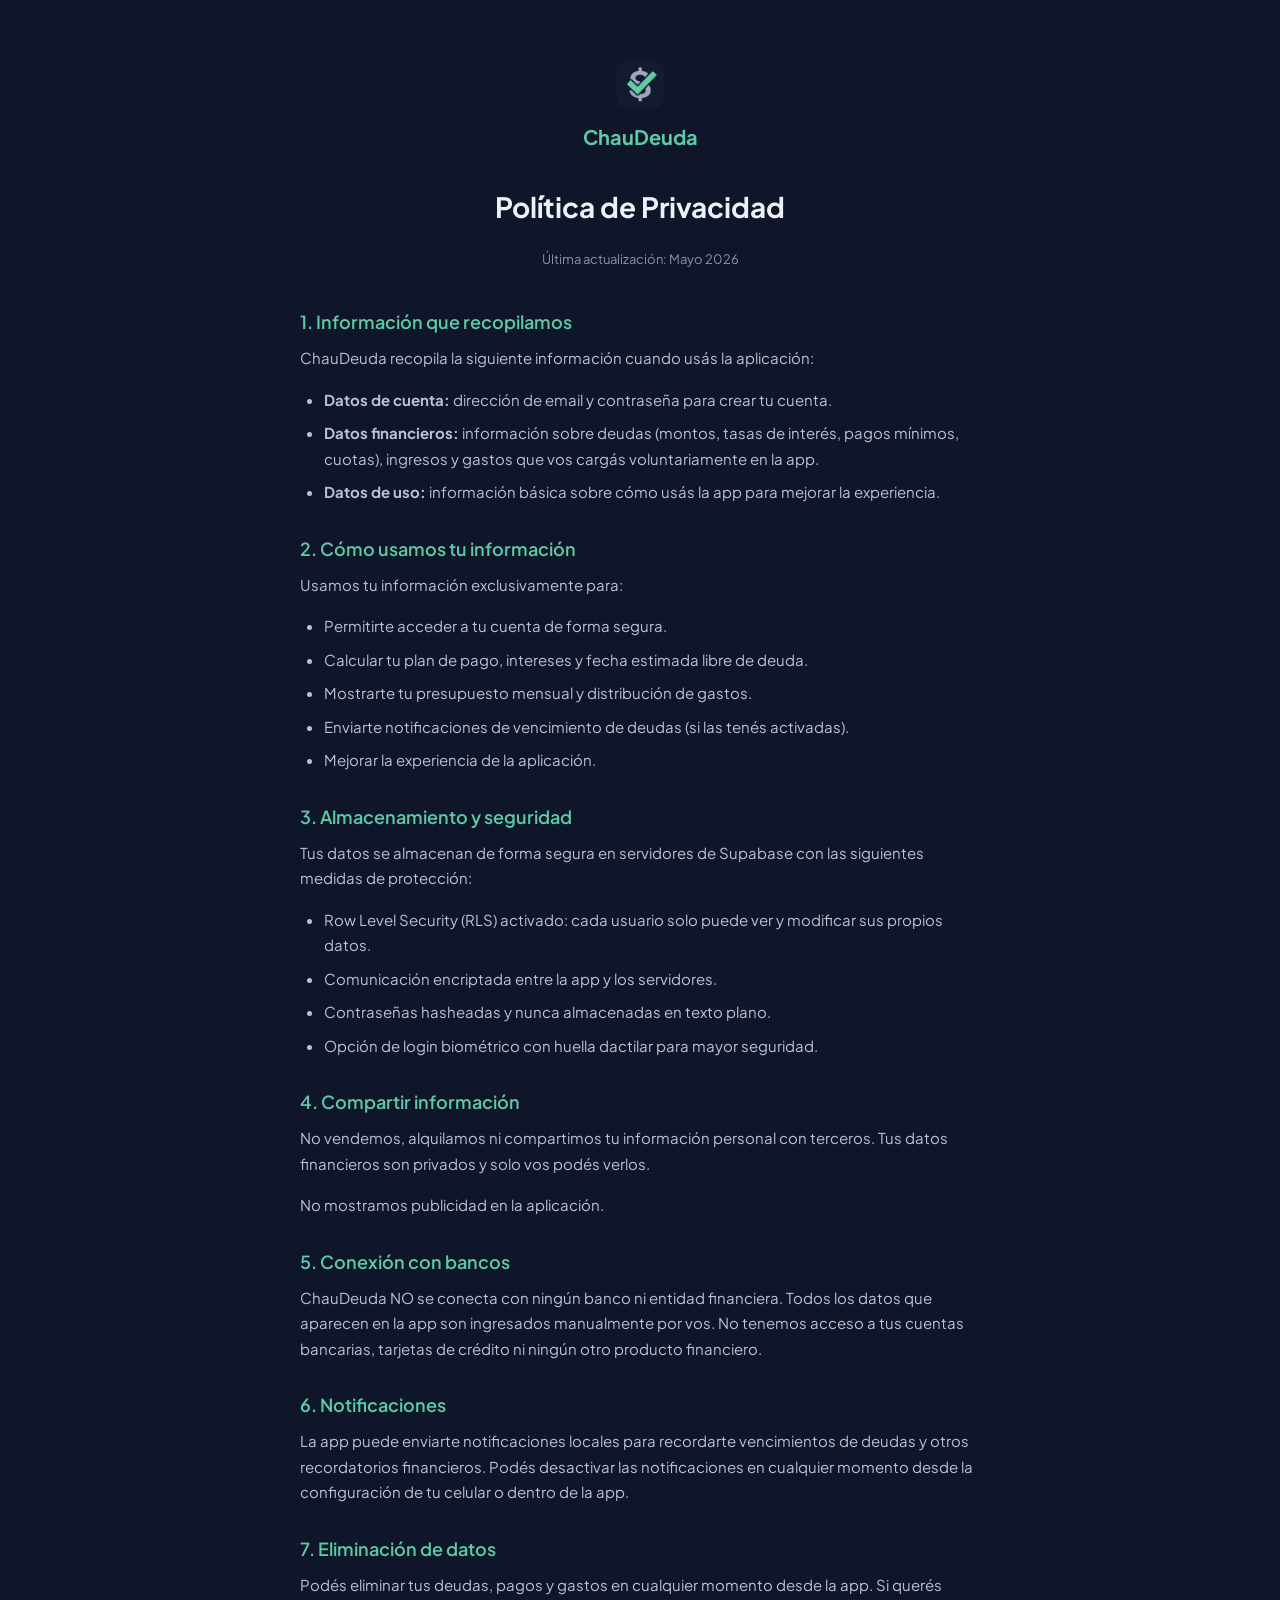
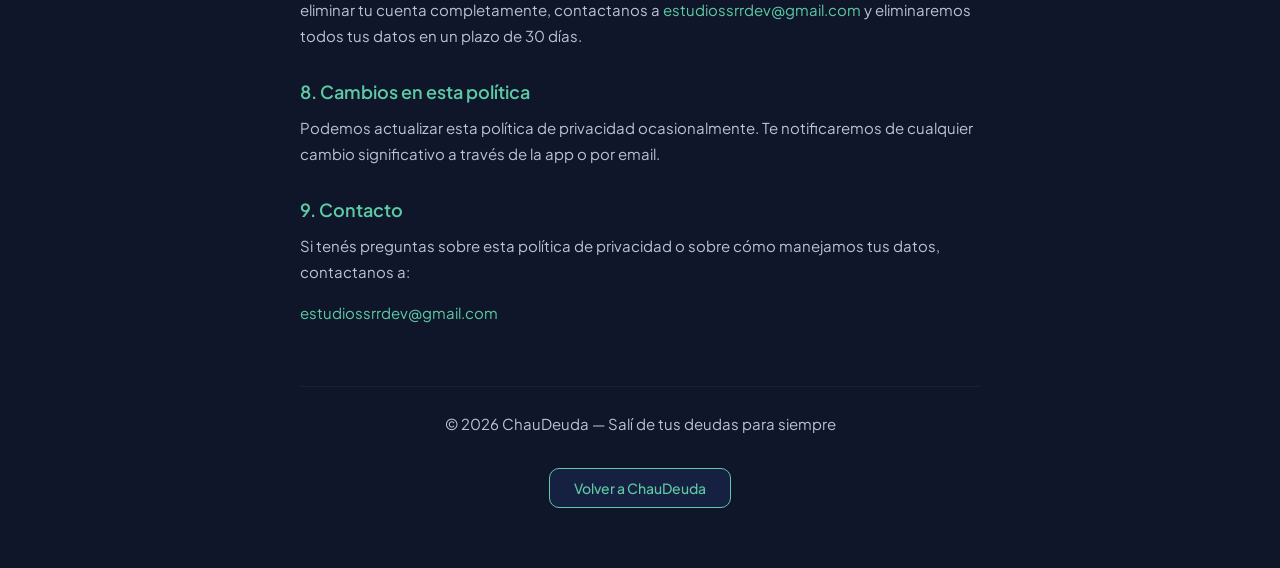
<file: privacy-policy.html>
<!DOCTYPE html>
<html lang="es">
<head>
  <meta charset="UTF-8">
  <meta name="viewport" content="width=device-width, initial-scale=1.0">
  <title>ChauDeuda — Política de Privacidad</title>
  <link href="https://fonts.googleapis.com/css2?family=Plus+Jakarta+Sans:wght@400;500;600;700&display=swap" rel="stylesheet">
  <style>
    * { margin: 0; padding: 0; box-sizing: border-box; }
    body {
      font-family: 'Plus Jakarta Sans', sans-serif;
      background: #0F1629;
      color: #EEF0F5;
      min-height: 100vh;
      padding: 20px;
    }
    .container {
      max-width: 720px;
      margin: 0 auto;
      padding: 40px 20px;
    }
    .logo {
      text-align: center;
      margin-bottom: 40px;
    }
    .logo img {
      width: 48px;
      height: 48px;
      border-radius: 12px;
      margin-bottom: 12px;
    }
    .logo h1 {
      font-size: 20px;
      font-weight: 700;
      color: #5DCAA5;
    }
    h2 {
      font-size: 28px;
      font-weight: 700;
      color: #EEF0F5;
      margin-bottom: 24px;
      text-align: center;
    }
    .updated {
      text-align: center;
      font-size: 13px;
      color: #8892AA;
      margin-bottom: 40px;
    }
    h3 {
      font-size: 18px;
      font-weight: 600;
      color: #5DCAA5;
      margin-top: 32px;
      margin-bottom: 12px;
    }
    p {
      font-size: 15px;
      line-height: 1.7;
      color: #B8C2D9;
      margin-bottom: 16px;
    }
    ul {
      padding-left: 24px;
      margin-bottom: 16px;
    }
    li {
      font-size: 15px;
      line-height: 1.7;
      color: #B8C2D9;
      margin-bottom: 8px;
    }
    a {
      color: #5DCAA5;
      text-decoration: none;
    }
    a:hover {
      text-decoration: underline;
    }
    .footer {
      text-align: center;
      margin-top: 60px;
      padding-top: 24px;
      border-top: 1px solid #162040;
      font-size: 13px;
      color: #8892AA;
    }
    .back-link {
      display: inline-block;
      margin-top: 16px;
      padding: 10px 24px;
      background: #162040;
      border: 1px solid #5DCAA5;
      border-radius: 10px;
      color: #5DCAA5;
      font-weight: 500;
      font-size: 14px;
      transition: background 0.2s;
    }
    .back-link:hover {
      background: #1a2a50;
      text-decoration: none;
    }
  </style>
</head>
<body>
  <div class="container">
    <div class="logo">
      <img src="logo.png" alt="ChauDeuda">
      <h1>ChauDeuda</h1>
    </div>

    <h2>Política de Privacidad</h2>
    <p class="updated">Última actualización: Mayo 2026</p>

    <h3>1. Información que recopilamos</h3>
    <p>ChauDeuda recopila la siguiente información cuando usás la aplicación:</p>
    <ul>
      <li><strong>Datos de cuenta:</strong> dirección de email y contraseña para crear tu cuenta.</li>
      <li><strong>Datos financieros:</strong> información sobre deudas (montos, tasas de interés, pagos mínimos, cuotas), ingresos y gastos que vos cargás voluntariamente en la app.</li>
      <li><strong>Datos de uso:</strong> información básica sobre cómo usás la app para mejorar la experiencia.</li>
    </ul>

    <h3>2. Cómo usamos tu información</h3>
    <p>Usamos tu información exclusivamente para:</p>
    <ul>
      <li>Permitirte acceder a tu cuenta de forma segura.</li>
      <li>Calcular tu plan de pago, intereses y fecha estimada libre de deuda.</li>
      <li>Mostrarte tu presupuesto mensual y distribución de gastos.</li>
      <li>Enviarte notificaciones de vencimiento de deudas (si las tenés activadas).</li>
      <li>Mejorar la experiencia de la aplicación.</li>
    </ul>

    <h3>3. Almacenamiento y seguridad</h3>
    <p>Tus datos se almacenan de forma segura en servidores de Supabase con las siguientes medidas de protección:</p>
    <ul>
      <li>Row Level Security (RLS) activado: cada usuario solo puede ver y modificar sus propios datos.</li>
      <li>Comunicación encriptada entre la app y los servidores.</li>
      <li>Contraseñas hasheadas y nunca almacenadas en texto plano.</li>
      <li>Opción de login biométrico con huella dactilar para mayor seguridad.</li>
    </ul>

    <h3>4. Compartir información</h3>
    <p>No vendemos, alquilamos ni compartimos tu información personal con terceros. Tus datos financieros son privados y solo vos podés verlos.</p>
    <p>No mostramos publicidad en la aplicación.</p>

    <h3>5. Conexión con bancos</h3>
    <p>ChauDeuda NO se conecta con ningún banco ni entidad financiera. Todos los datos que aparecen en la app son ingresados manualmente por vos. No tenemos acceso a tus cuentas bancarias, tarjetas de crédito ni ningún otro producto financiero.</p>

    <h3>6. Notificaciones</h3>
    <p>La app puede enviarte notificaciones locales para recordarte vencimientos de deudas y otros recordatorios financieros. Podés desactivar las notificaciones en cualquier momento desde la configuración de tu celular o dentro de la app.</p>

    <h3>7. Eliminación de datos</h3>
    <p>Podés eliminar tus deudas, pagos y gastos en cualquier momento desde la app. Si querés eliminar tu cuenta completamente, contactanos a <a href="mailto:estudiossrrdev@gmail.com">estudiossrrdev@gmail.com</a> y eliminaremos todos tus datos en un plazo de 30 días.</p>

    <h3>8. Cambios en esta política</h3>
    <p>Podemos actualizar esta política de privacidad ocasionalmente. Te notificaremos de cualquier cambio significativo a través de la app o por email.</p>

    <h3>9. Contacto</h3>
    <p>Si tenés preguntas sobre esta política de privacidad o sobre cómo manejamos tus datos, contactanos a:</p>
    <p><a href="mailto:estudiossrrdev@gmail.com">estudiossrrdev@gmail.com</a></p>

    <div class="footer">
      <p>© 2026 ChauDeuda — Salí de tus deudas para siempre</p>
      <a href="https://chaudeuda.app" class="back-link">Volver a ChauDeuda</a>
    </div>
  </div>
</body>
</html>
</file>
<file: landing-styles.css>
/* ChauDeuda — Landing styles */

:root {
  --bg: #0F1629;
  --bg-deep: #0A0F1F;
  --card: #162040;
  --card-elev: #1C2752;
  --card-hi: #1F2D5C;
  --green: #5DCAA5;
  --orange: #F0997B;
  --yellow: #EF9F27;
  --red: #F26B6B;
  --blue: #8DA1FF;
  --text: #EEF0F5;
  --text-mid: #B8C2D9;
  --text-dim: #8892AA;
  --hairline: rgba(136, 146, 170, 0.14);
  --num: tabular-nums;
}

* { box-sizing: border-box; }
*::-webkit-scrollbar { width: 8px; height: 8px; }
*::-webkit-scrollbar-thumb { background: rgba(136,146,170,0.25); border-radius: 4px; }
*::-webkit-scrollbar-track { background: transparent; }

html { scroll-behavior: smooth; }
body {
  margin: 0;
  background: var(--bg-deep);
  color: var(--text);
  font-family: "Roboto Flex", "Inter", system-ui, -apple-system, sans-serif;
  font-size: 16px;
  line-height: 1.5;
  -webkit-font-smoothing: antialiased;
  font-feature-settings: "tnum";
  overflow-x: hidden;
}

img { max-width: 100%; display: block; }
button { font-family: inherit; cursor: pointer; }
a { color: inherit; text-decoration: none; }

/* ── Layout ──────────────────────────────────────────────────── */
.container {
  max-width: 1200px;
  margin: 0 auto;
  padding: 0 20px;
}
@media (min-width: 768px) { .container { padding: 0 32px; } }

/* ── Nav ─────────────────────────────────────────────────────── */
.nav {
  position: fixed;
  top: 0; left: 0; right: 0;
  z-index: 50;
  padding: 14px 0;
  background: rgba(15, 22, 41, 0.65);
  backdrop-filter: saturate(140%) blur(14px);
  -webkit-backdrop-filter: saturate(140%) blur(14px);
  border-bottom: 1px solid transparent;
  transition: border-color .2s, background .2s;
}
.nav.scrolled {
  border-bottom-color: var(--hairline);
  background: rgba(15, 22, 41, 0.85);
}
.nav-inner {
  display: flex;
  align-items: center;
  justify-content: space-between;
  gap: 16px;
}
.brand {
  display: inline-flex;
  align-items: center;
  gap: 10px;
  font-weight: 700;
  font-size: 17px;
  letter-spacing: -0.2px;
  color: var(--text);
}
.brand-mark {
  width: 30px; height: 30px;
  border-radius: 9px;
  background: linear-gradient(135deg, #5DCAA5 0%, #3aa988 100%);
  display: grid; place-items: center;
  box-shadow: 0 6px 16px -4px rgba(93, 202, 165, 0.4);
  flex-shrink: 0;
}
.nav-links {
  display: none;
  align-items: center;
  gap: 28px;
  font-size: 14px;
  color: var(--text-mid);
}
.nav-links a:hover { color: var(--text); }
@media (min-width: 768px) { .nav-links { display: flex; } }

/* ── Buttons ─────────────────────────────────────────────────── */
.btn {
  display: inline-flex;
  align-items: center;
  justify-content: center;
  gap: 10px;
  padding: 14px 22px;
  border-radius: 12px;
  font-weight: 700;
  font-size: 15px;
  border: 0;
  cursor: pointer;
  transition: transform .15s, box-shadow .2s, background .2s;
  white-space: nowrap;
}
.btn-primary {
  background: var(--green);
  color: var(--bg);
  box-shadow: 0 12px 32px -8px rgba(93, 202, 165, 0.5);
}
.btn-primary:hover {
  transform: translateY(-1px);
  box-shadow: 0 16px 40px -8px rgba(93, 202, 165, 0.6);
}
.btn-ghost {
  background: transparent;
  color: var(--text);
  border: 1px solid var(--hairline);
}
.btn-ghost:hover { background: rgba(255,255,255,0.04); }
.btn-sm { padding: 10px 16px; font-size: 13.5px; border-radius: 9px; }
.btn-lg { padding: 16px 26px; font-size: 16px; border-radius: 14px; }

/* Google Play badge style */
.btn-play {
  background: var(--text);
  color: var(--bg);
  padding: 12px 22px 12px 18px;
}
.btn-play:hover { transform: translateY(-1px); }
.btn-play .gp-mark {
  width: 26px; height: 26px;
  display: grid; place-items: center;
  flex-shrink: 0;
}
.btn-play .gp-text {
  display: flex; flex-direction: column; align-items: flex-start; gap: 1px;
  text-align: left;
}
.btn-play .gp-text small {
  font-size: 10px; font-weight: 500; opacity: 0.65; letter-spacing: 0.3px; line-height: 1;
}
.btn-play .gp-text span { font-size: 16px; font-weight: 700; line-height: 1.1; letter-spacing: -0.3px; }

/* ── Hero ────────────────────────────────────────────────────── */
.hero {
  position: relative;
  padding: 130px 0 70px;
  overflow: hidden;
}
@media (min-width: 768px) { .hero { padding: 160px 0 100px; } }
@media (min-width: 1024px) { .hero { padding: 180px 0 120px; } }

.hero-bg {
  position: absolute; inset: 0;
  pointer-events: none;
  z-index: 0;
}
.hero-bg::before, .hero-bg::after {
  content: '';
  position: absolute;
  border-radius: 50%;
  filter: blur(80px);
  opacity: 0.4;
}
.hero-bg::before {
  width: 500px; height: 500px;
  background: var(--green);
  top: -100px; right: -100px;
  opacity: 0.15;
}
.hero-bg::after {
  width: 400px; height: 400px;
  background: var(--orange);
  bottom: -150px; left: -100px;
  opacity: 0.08;
}

.hero-grid {
  position: relative;
  z-index: 1;
  display: grid;
  grid-template-columns: 1fr;
  gap: 60px;
  align-items: center;
}
@media (min-width: 1024px) {
  .hero-grid { grid-template-columns: 1.1fr 1fr; gap: 60px; }
}

.eyebrow {
  display: inline-flex;
  align-items: center;
  gap: 8px;
  padding: 6px 14px 6px 8px;
  background: rgba(93, 202, 165, 0.1);
  border: 1px solid rgba(93, 202, 165, 0.3);
  border-radius: 100px;
  font-size: 12.5px;
  font-weight: 600;
  color: var(--green);
  letter-spacing: 0.2px;
}
.eyebrow .dot {
  width: 8px; height: 8px; border-radius: 50%; background: var(--green);
  box-shadow: 0 0 0 4px rgba(93, 202, 165, 0.2);
  animation: pulse 2s ease-in-out infinite;
}
@keyframes pulse {
  0%, 100% { box-shadow: 0 0 0 4px rgba(93,202,165,0.2); }
  50% { box-shadow: 0 0 0 6px rgba(93,202,165,0.05); }
}

.hero-title {
  margin: 18px 0 0;
  font-size: clamp(36px, 7vw, 64px);
  font-weight: 800;
  line-height: 1.05;
  letter-spacing: -1.5px;
}
.hero-title .accent {
  background: linear-gradient(120deg, var(--green) 0%, #8feac5 60%, var(--green) 100%);
  -webkit-background-clip: text;
  background-clip: text;
  -webkit-text-fill-color: transparent;
  color: transparent;
}
.hero-sub {
  margin: 22px 0 0;
  max-width: 540px;
  font-size: clamp(15px, 2.2vw, 18px);
  color: var(--text-mid);
  line-height: 1.55;
}
.hero-cta {
  margin-top: 32px;
  display: flex;
  flex-wrap: wrap;
  gap: 12px;
}
.hero-meta {
  margin-top: 22px;
  display: flex;
  flex-wrap: wrap;
  gap: 18px;
  color: var(--text-dim);
  font-size: 13.5px;
}
.hero-meta li {
  display: inline-flex; align-items: center; gap: 6px;
  list-style: none;
}
.hero-meta ul { display: contents; }
.hero-meta svg { color: var(--green); flex-shrink: 0; }

/* Phone visual (hero) */
.hero-phone {
  display: flex;
  justify-content: center;
  position: relative;
}
.hero-phone-glow {
  position: absolute;
  width: 380px; height: 380px;
  border-radius: 50%;
  background: radial-gradient(circle, rgba(93,202,165,0.18), transparent 65%);
  z-index: 0;
}

/* ── Sections ────────────────────────────────────────────────── */
section {
  position: relative;
  padding: 80px 0;
}
@media (min-width: 768px) { section { padding: 110px 0; } }

.section-eyebrow {
  display: inline-block;
  font-size: 12px;
  font-weight: 700;
  letter-spacing: 1.5px;
  color: var(--green);
  text-transform: uppercase;
  margin-bottom: 14px;
}
.section-title {
  margin: 0;
  font-size: clamp(28px, 5vw, 44px);
  font-weight: 800;
  letter-spacing: -1px;
  line-height: 1.1;
  text-wrap: balance;
}
.section-sub {
  margin: 18px auto 0;
  max-width: 620px;
  color: var(--text-mid);
  font-size: clamp(15px, 2vw, 17px);
  line-height: 1.55;
}
.section-head { text-align: center; margin-bottom: 56px; }

/* ── Problem section ─────────────────────────────────────────── */
.problem {
  background: linear-gradient(180deg, var(--bg-deep) 0%, var(--bg) 100%);
}
.problem-grid {
  display: grid;
  grid-template-columns: 1fr;
  gap: 32px;
  align-items: center;
}
@media (min-width: 768px) { .problem-grid { grid-template-columns: 1.2fr 1fr; gap: 60px; } }

.problem-quote {
  font-size: clamp(24px, 4vw, 36px);
  font-weight: 700;
  line-height: 1.2;
  letter-spacing: -0.6px;
  text-wrap: balance;
}
.problem-quote .hl-orange { color: var(--orange); }
.problem-text {
  margin-top: 22px;
  color: var(--text-mid);
  font-size: 16px;
  line-height: 1.6;
}

.fact-card {
  padding: 32px;
  background: linear-gradient(155deg, var(--card-hi) 0%, var(--card) 100%);
  border: 1px solid var(--hairline);
  border-radius: 24px;
  position: relative;
  overflow: hidden;
}
.fact-card::before {
  content: '';
  position: absolute;
  width: 200px; height: 200px;
  background: radial-gradient(circle, rgba(240,153,123,0.15), transparent 70%);
  top: -60px; right: -60px;
  pointer-events: none;
}
.fact-num {
  font-size: clamp(48px, 9vw, 80px);
  font-weight: 800;
  letter-spacing: -3px;
  line-height: 1;
  color: var(--orange);
  font-feature-settings: "tnum";
}
.fact-num small { font-size: 0.5em; font-weight: 600; color: var(--text-mid); margin-left: 8px; letter-spacing: -1px; }
.fact-label { margin-top: 14px; font-weight: 700; color: var(--text); font-size: 17px; }
.fact-detail { margin-top: 6px; color: var(--text-dim); font-size: 13.5px; line-height: 1.5; }
.fact-stats {
  margin-top: 22px;
  display: grid; grid-template-columns: 1fr 1fr;
  gap: 14px;
  padding-top: 22px;
  border-top: 1px solid var(--hairline);
}
.fact-stat-num { font-size: 22px; font-weight: 700; color: var(--text); font-feature-settings: "tnum"; }
.fact-stat-label { font-size: 12px; color: var(--text-mid); margin-top: 2px; }

/* ── Features ────────────────────────────────────────────────── */
.features {
  background: var(--bg);
}
.feature-grid {
  display: grid;
  grid-template-columns: 1fr;
  gap: 24px;
}
@media (min-width: 768px) { .feature-grid { grid-template-columns: 1fr 1fr; gap: 28px; } }

.feature-card {
  background: var(--card);
  border: 1px solid var(--hairline);
  border-radius: 24px;
  padding: 32px;
  display: flex;
  flex-direction: column;
  gap: 28px;
  transition: transform .25s, border-color .25s;
  position: relative;
  overflow: hidden;
}
.feature-card:hover {
  transform: translateY(-4px);
  border-color: rgba(93, 202, 165, 0.3);
}
.feature-icon {
  width: 48px; height: 48px;
  border-radius: 13px;
  display: grid; place-items: center;
  flex-shrink: 0;
}
.feature-icon.green  { background: rgba(93, 202, 165, 0.15); color: var(--green); }
.feature-icon.orange { background: rgba(240, 153, 123, 0.15); color: var(--orange); }
.feature-icon.yellow { background: rgba(239, 159, 39, 0.15); color: var(--yellow); }
.feature-icon.blue   { background: rgba(141, 161, 255, 0.15); color: var(--blue); }
.feature-title {
  margin: 14px 0 0;
  font-size: 22px;
  font-weight: 700;
  letter-spacing: -0.4px;
}
.feature-desc {
  color: var(--text-mid);
  font-size: 14.5px;
  line-height: 1.55;
  margin: 8px 0 0;
}
.feature-mock {
  margin-top: auto;
  display: flex; justify-content: center;
  padding-top: 8px;
  position: relative;
}

/* ── Steps ───────────────────────────────────────────────────── */
.steps {
  background: linear-gradient(180deg, var(--bg) 0%, var(--bg-deep) 100%);
}
.step-grid {
  display: grid;
  grid-template-columns: 1fr;
  gap: 24px;
  position: relative;
}
@media (min-width: 768px) { .step-grid { grid-template-columns: repeat(3, 1fr); gap: 28px; } }

.step-card {
  padding: 32px;
  background: var(--card);
  border: 1px solid var(--hairline);
  border-radius: 22px;
  position: relative;
  overflow: hidden;
}
.step-num {
  display: inline-flex;
  align-items: center; justify-content: center;
  width: 44px; height: 44px;
  border-radius: 14px;
  background: linear-gradient(135deg, var(--green), #3aa988);
  color: var(--bg);
  font-size: 18px;
  font-weight: 800;
  font-feature-settings: "tnum";
  margin-bottom: 18px;
}
.step-title {
  font-size: 20px;
  font-weight: 700;
  margin: 0 0 8px;
  letter-spacing: -0.3px;
}
.step-desc {
  color: var(--text-mid);
  font-size: 14.5px;
  line-height: 1.55;
  margin: 0;
}
.step-illust {
  margin-top: 22px;
  height: 80px;
  background: var(--card-elev);
  border-radius: 12px;
  display: grid; place-items: center;
  border: 1px solid var(--hairline);
  position: relative;
  overflow: hidden;
}

/* ── Diff ────────────────────────────────────────────────────── */
.diff {
  background: var(--bg-deep);
}
.diff-grid {
  display: grid;
  grid-template-columns: 1fr;
  gap: 14px;
}
@media (min-width: 640px) { .diff-grid { grid-template-columns: 1fr 1fr; } }
@media (min-width: 1024px) { .diff-grid { grid-template-columns: repeat(3, 1fr); } }

.diff-card {
  padding: 26px 24px;
  background: var(--card);
  border: 1px solid var(--hairline);
  border-radius: 18px;
  display: flex; gap: 16px; align-items: flex-start;
}
.diff-card-icon {
  width: 40px; height: 40px;
  border-radius: 11px;
  background: rgba(93, 202, 165, 0.15);
  color: var(--green);
  display: grid; place-items: center;
  flex-shrink: 0;
}
.diff-title { font-size: 16px; font-weight: 700; margin: 0; letter-spacing: -0.2px; }
.diff-desc { color: var(--text-mid); font-size: 13.5px; line-height: 1.55; margin: 4px 0 0; }

/* ── CTA ─────────────────────────────────────────────────────── */
.cta {
  background: var(--bg-deep);
  text-align: center;
  position: relative;
  overflow: hidden;
}
.cta-card {
  position: relative;
  padding: 60px 28px;
  background: linear-gradient(155deg, var(--card-hi) 0%, var(--card) 100%);
  border: 1px solid var(--hairline);
  border-radius: 32px;
  overflow: hidden;
}
@media (min-width: 768px) { .cta-card { padding: 90px 60px; } }

.cta-card::before {
  content: '';
  position: absolute;
  width: 600px; height: 600px;
  background: radial-gradient(circle, rgba(93,202,165,0.22), transparent 60%);
  top: -200px; left: 50%;
  transform: translateX(-50%);
  pointer-events: none;
  filter: blur(40px);
}
.cta-title {
  position: relative;
  margin: 0 auto;
  font-size: clamp(32px, 6vw, 56px);
  font-weight: 800;
  letter-spacing: -1.2px;
  line-height: 1.05;
  max-width: 720px;
  text-wrap: balance;
}
.cta-sub {
  position: relative;
  margin: 22px auto 0;
  max-width: 540px;
  color: var(--text-mid);
  font-size: clamp(15px, 2vw, 17px);
}
.cta-actions {
  position: relative;
  margin-top: 36px;
  display: flex;
  flex-wrap: wrap;
  justify-content: center;
  gap: 12px;
}
.cta-trust {
  position: relative;
  margin-top: 20px;
  font-size: 12.5px;
  color: var(--text-dim);
}

/* ── Footer ──────────────────────────────────────────────────── */
.footer {
  padding: 50px 0 40px;
  border-top: 1px solid var(--hairline);
  background: var(--bg-deep);
}
.footer-inner {
  display: flex;
  flex-direction: column;
  gap: 24px;
}
@media (min-width: 768px) {
  .footer-inner { flex-direction: row; justify-content: space-between; align-items: flex-start; }
}
.footer-brand-text {
  margin-top: 12px;
  color: var(--text-dim);
  font-size: 13.5px;
  max-width: 320px;
  line-height: 1.55;
}
.footer-links {
  display: flex; flex-wrap: wrap; gap: 22px;
  font-size: 14px; color: var(--text-mid);
}
.footer-links a:hover { color: var(--text); }
.footer-bottom {
  margin-top: 32px;
  padding-top: 24px;
  border-top: 1px solid var(--hairline);
  display: flex;
  flex-direction: column;
  gap: 12px;
  font-size: 12.5px;
  color: var(--text-dim);
}
@media (min-width: 768px) {
  .footer-bottom { flex-direction: row; justify-content: space-between; align-items: center; }
}

/* ── Reveal animations ───────────────────────────────────────── */
.reveal {
  opacity: 0;
  transform: translateY(24px);
  transition: opacity .8s ease, transform .8s ease;
}
.reveal.in {
  opacity: 1;
  transform: translateY(0);
}
.reveal-delay-1 { transition-delay: 0.08s; }
.reveal-delay-2 { transition-delay: 0.16s; }
.reveal-delay-3 { transition-delay: 0.24s; }

/* ── Phone mockup component ──────────────────────────────────── */
.phone {
  position: relative;
  z-index: 1;
  width: 270px; height: 540px;
  border-radius: 32px;
  background: var(--bg);
  border: 1px solid rgba(255,255,255,0.06);
  box-shadow:
    0 0 0 6px var(--bg-deep),
    0 30px 80px -20px rgba(0,0,0,0.7);
  overflow: hidden;
  font-family: "Roboto Flex", system-ui, sans-serif;
}
.phone.lg { width: 320px; height: 640px; border-radius: 36px; box-shadow: 0 0 0 8px var(--bg-deep), 0 40px 100px -20px rgba(0,0,0,0.7); }
.phone-statusbar {
  display: flex; justify-content: space-between; align-items: center;
  height: 28px; padding: 6px 16px;
  font-size: 11px; font-weight: 600;
  color: var(--text);
}
.phone-statusbar .icons { display: flex; gap: 5px; }
.phone-content { padding: 0 14px; }
.ph-num { font-feature-settings: "tnum"; }

/* "Hoy" mock */
.mh-greet {
  display: flex; justify-content: space-between; align-items: center;
  padding: 4px 2px 12px;
}
.mh-greet-name { font-size: 14px; font-weight: 700; }
.mh-greet-sub  { font-size: 10px; color: var(--text-mid); }
.mh-greet-icons { display: flex; gap: 4px; color: var(--text-mid); }
.mh-hero {
  padding: 14px;
  background: linear-gradient(155deg, var(--card-hi) 0%, var(--card) 100%);
  border-radius: 16px;
  border: 1px solid var(--hairline);
  position: relative; overflow: hidden;
}
.mh-hero::before {
  content: '';
  position: absolute;
  width: 100px; height: 100px;
  background: radial-gradient(circle, rgba(240,153,123,0.18), transparent 70%);
  right: -30px; top: -30px;
}
.mh-hero-eyebrow {
  display: inline-flex; align-items: center; gap: 5px;
  font-size: 9px; font-weight: 800; color: var(--orange); letter-spacing: 0.4px;
}
.mh-hero-eyebrow .dot { width: 5px; height: 5px; border-radius: 3px; background: var(--orange); }
.mh-hero-title { font-size: 13px; font-weight: 700; margin-top: 6px; line-height: 1.3; }
.mh-hero-sub { font-size: 10.5px; color: var(--text-mid); margin-top: 3px; }
.mh-hero-actions { display: flex; gap: 6px; margin-top: 10px; }
.mh-btn-pri { flex: 1; padding: 8px; font-size: 10.5px; font-weight: 700; background: var(--green); color: var(--bg); border-radius: 8px; }
.mh-btn-gho { padding: 8px 10px; font-size: 10.5px; font-weight: 600; color: var(--text-mid); border: 1px solid var(--hairline); border-radius: 8px; }
.mh-snaps { display: flex; gap: 6px; margin-top: 10px; }
.mh-snap {
  flex: 1; padding: 11px;
  background: var(--card);
  border: 1px solid var(--hairline);
  border-radius: 13px;
}
.mh-snap-head { display: flex; align-items: center; gap: 5px; }
.mh-snap-ico { width: 18px; height: 18px; border-radius: 6px; display: grid; place-items: center; }
.mh-snap-label { font-size: 9.5px; color: var(--text-mid); font-weight: 600; }
.mh-snap-val { font-size: 16px; font-weight: 700; margin-top: 6px; letter-spacing: -0.5px; font-feature-settings: "tnum"; }
.mh-snap-sub { font-size: 9.5px; color: var(--text-mid); margin-top: 2px; font-feature-settings: "tnum"; }
.mh-snap-bar { margin-top: 6px; height: 3px; background: rgba(136,146,170,0.18); border-radius: 2px; overflow: hidden; }
.mh-snap-bar > div { height: 100%; }
.mh-actions-head { font-size: 9.5px; color: var(--text-mid); font-weight: 700; letter-spacing: 0.3px; margin-top: 12px; }
.mh-actions { display: flex; gap: 6px; margin-top: 6px; }
.mh-action {
  flex: 1; padding: 10px 4px;
  background: var(--card); border: 1px solid var(--hairline); border-radius: 12px;
  display: flex; flex-direction: column; align-items: center; gap: 5px;
}
.mh-action .ic { width: 28px; height: 28px; border-radius: 8px; display: grid; place-items: center; }
.mh-action .lb { font-size: 9px; color: var(--text-mid); font-weight: 600; text-align: center; line-height: 1.15; }

/* "Deudas" mock */
.md-title { font-size: 17px; font-weight: 700; padding: 4px 2px 12px; display: flex; justify-content: space-between; align-items: center; }
.md-hero {
  padding: 14px;
  background: var(--card);
  border: 1px solid var(--hairline);
  border-radius: 16px;
}
.md-hero-label { font-size: 9px; color: var(--text-mid); font-weight: 700; letter-spacing: 0.4px; }
.md-hero-val { font-size: 26px; font-weight: 700; color: var(--orange); margin-top: 3px; letter-spacing: -1px; font-feature-settings: "tnum"; }
.md-hero-stats { display: flex; justify-content: space-between; margin-top: 12px; }
.md-stat-l { font-size: 8.5px; color: var(--text-mid); font-weight: 700; letter-spacing: 0.3px; }
.md-stat-v { font-size: 11px; font-weight: 700; margin-top: 2px; font-feature-settings: "tnum"; }
.md-bar { margin-top: 12px; height: 6px; background: rgba(136,146,170,0.2); border-radius: 3px; overflow: hidden; }
.md-bar > div { height: 100%; background: linear-gradient(90deg, var(--green), #3aa988); border-radius: 3px; }
.md-bar-meta { display: flex; justify-content: space-between; margin-top: 5px; font-size: 9px; font-feature-settings: "tnum"; }
.md-list { margin-top: 12px; display: flex; flex-direction: column; gap: 7px; }
.md-item {
  padding: 10px 12px;
  background: var(--card);
  border: 1px solid var(--hairline);
  border-radius: 11px;
  display: flex; align-items: center; gap: 8px;
}
.md-item .ic { width: 28px; height: 28px; border-radius: 8px; display: grid; place-items: center; flex-shrink: 0; }
.md-item-body { flex: 1; min-width: 0; }
.md-item-name { font-size: 11px; font-weight: 700; }
.md-item-meta { font-size: 9px; color: var(--text-mid); margin-top: 2px; font-feature-settings: "tnum"; }
.md-item-amt { font-size: 11.5px; font-weight: 700; font-feature-settings: "tnum"; }

/* "Plan" mock */
.mp-title { font-size: 17px; font-weight: 700; padding: 4px 2px 2px; }
.mp-sub { font-size: 10px; color: var(--text-mid); padding: 0 2px 12px; }
.mp-hero {
  padding: 14px;
  background: linear-gradient(155deg, rgba(93,202,165,0.14) 0%, var(--card) 100%);
  border: 1px solid rgba(93,202,165,0.3);
  border-radius: 16px;
}
.mp-hero-eyebrow { display: inline-flex; align-items: center; gap: 5px; font-size: 9px; font-weight: 800; color: var(--green); letter-spacing: 0.4px; }
.mp-hero-val { font-size: 24px; font-weight: 700; margin-top: 4px; letter-spacing: -0.5px; }
.mp-hero-sub { font-size: 10px; color: var(--text-mid); margin-top: 2px; }
.mp-toggle {
  margin-top: 12px;
  padding: 4px; gap: 2px;
  background: var(--card);
  border: 1px solid var(--hairline);
  border-radius: 10px;
  display: flex;
}
.mp-toggle-opt { flex: 1; padding: 7px 4px; border-radius: 7px; text-align: center; }
.mp-toggle-opt.on { background: var(--card-elev); }
.mp-toggle-opt .l { font-size: 10px; font-weight: 700; }
.mp-toggle-opt .s { font-size: 8px; color: var(--text-dim); margin-top: 1px; }
.mp-list { margin-top: 12px; display: flex; flex-direction: column; gap: 7px; }
.mp-item { padding: 10px 11px; background: var(--card); border: 1px solid var(--hairline); border-radius: 11px; display: flex; align-items: center; gap: 8px; }
.mp-rank { width: 24px; height: 24px; border-radius: 12px; display: grid; place-items: center; font-size: 11px; font-weight: 800; flex-shrink: 0; }
.mp-item-body { flex: 1; min-width: 0; display: flex; justify-content: space-between; align-items: center; gap: 6px; }
.mp-item-name { font-size: 11px; font-weight: 700; }
.mp-item-meta { font-size: 9px; color: var(--text-mid); margin-top: 1px; font-feature-settings: "tnum"; }
.mp-item-amt { font-size: 11px; font-weight: 700; font-feature-settings: "tnum"; }

/* "Mes" mock */
.mm-hero {
  padding: 14px;
  background: linear-gradient(155deg, var(--card) 0%, var(--card-hi) 100%);
  border: 1px solid var(--hairline);
  border-radius: 16px;
}
.mm-hero-label { font-size: 9px; color: var(--text-mid); font-weight: 700; letter-spacing: 0.4px; }
.mm-hero-val { font-size: 26px; font-weight: 700; color: var(--green); margin-top: 3px; letter-spacing: -1px; font-feature-settings: "tnum"; }
.mm-hero-sub { font-size: 10px; color: var(--text-mid); margin-top: 2px; }
.mm-segments { margin-top: 12px; height: 8px; border-radius: 4px; display: flex; gap: 2px; overflow: hidden; }
.mm-segs-meta { display: flex; justify-content: space-between; margin-top: 9px; gap: 6px; }
.mm-seg-meta { flex: 1; }
.mm-seg-row { display: flex; align-items: center; gap: 4px; font-size: 9px; color: var(--text-mid); font-weight: 600; }
.mm-seg-row .sw { width: 6px; height: 6px; border-radius: 2px; }
.mm-seg-meta .v { font-size: 11px; font-weight: 700; margin-top: 2px; font-feature-settings: "tnum"; }
.mm-cats { margin-top: 12px; background: var(--card); border: 1px solid var(--hairline); border-radius: 12px; overflow: hidden; }
.mm-cat { padding: 9px 11px; display: flex; align-items: center; gap: 8px; border-top: 1px solid var(--hairline); }
.mm-cat:first-child { border-top: 0; }
.mm-cat .ic { width: 26px; height: 26px; border-radius: 8px; display: grid; place-items: center; flex-shrink: 0; }
.mm-cat-body { flex: 1; min-width: 0; }
.mm-cat-name { font-size: 11px; font-weight: 600; }
.mm-cat-pct  { font-size: 9px; color: var(--text-mid); margin-top: 1px; font-feature-settings: "tnum"; }
.mm-cat-amt  { font-size: 11px; font-weight: 700; font-feature-settings: "tnum"; }
</file>
